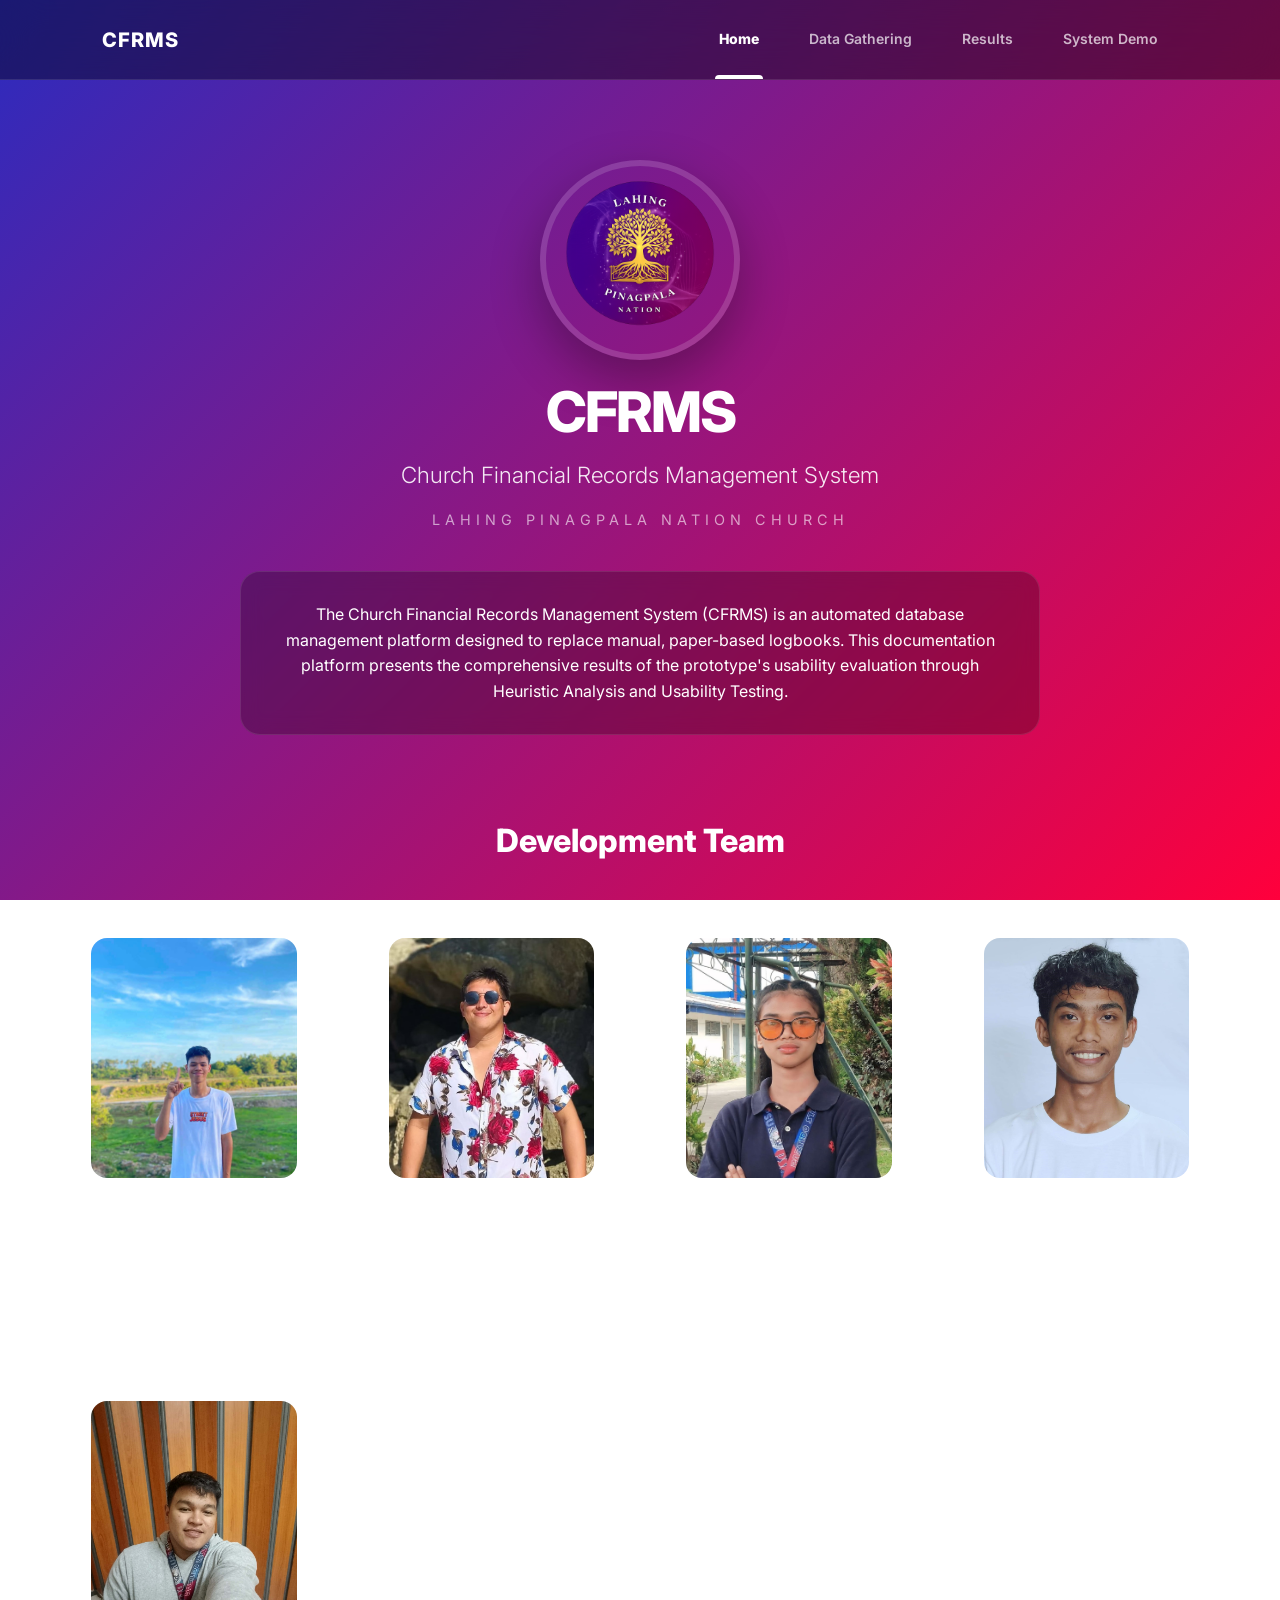
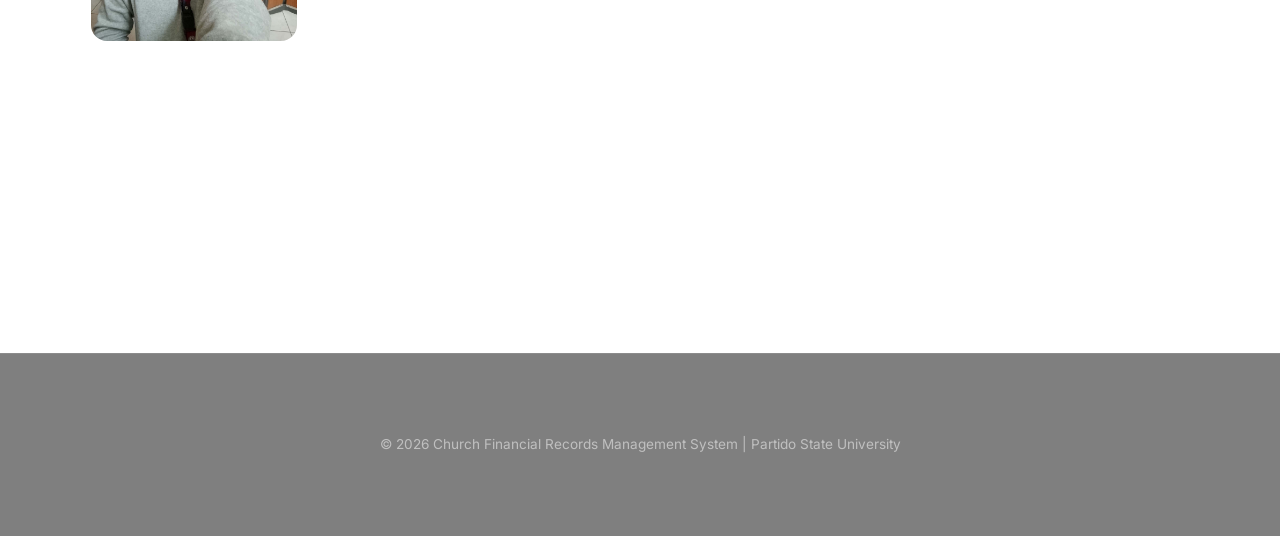
<file: index.html>
<!DOCTYPE html>
<html lang="en">
<head>
  <meta charset="UTF-8">
  <meta name="viewport" content="width=device-width, initial-scale=1.0">
  <title>CFRMS | Home</title>
  <link href="https://fonts.googleapis.com/css2?family=Inter:wght@300;400;600;800&display=swap" rel="stylesheet">
  <link rel="stylesheet" href="styles.css">
</head>
<body>

<nav>
  <div class="nav-left">
    <h2>CFRMS</h2>
  </div>
  <div class="nav-links">
    <a href="index.html" class="active">Home</a>
    <a href="data.html">Data Gathering</a>
    <a href="results.html">Results</a>
    <a href="demo.html">System Demo</a>
  </div>
</nav>

<header class="hero">
  <div class="logo-container">
    <img src="logo.png" alt="CFRMS Prototype Logo" class="logo">
  </div>
  <div class="hero-content">
    <h1>CFRMS</h1>
    <p class="subtitle">Church Financial Records Management System</p>
    <p class="church-name">Lahing Pinagpala Nation Church</p>
    <div class="description-box">
      <p>The Church Financial Records Management System (CFRMS) is an automated database management platform designed to replace manual, paper-based logbooks. This documentation platform presents the comprehensive results of the prototype's usability evaluation through Heuristic Analysis and Usability Testing.</p>
    </div>
  </div>
</header>

<main class="container">
  <section class="section-container">
    <h2 class="section-title">Development Team</h2>
    <div class="grid">
      <div class="card member-card">
        <div class="img-wrapper">
          <img src="samson.jpg" alt="Samson Molina">
        </div>
        <h3>Samson Molina</h3>
        <p class="role-badge">Project Manager & Lead Developer</p>
      </div>

      <div class="card member-card">
        <div class="img-wrapper">
          <img src="nick.jpg" alt="Nick G. Pempeña I">
        </div>
        <h3>Nick G. Pempeña I</h3>
        <p class="role-badge">Interaction Designer & Prototype Demonstrator</p>
      </div>

       <div class="card member-card">
        <div class="img-wrapper">
          <img src="juliane.jpg" alt="Juliane Christine Arroyo">
        </div>
        <h3>Juliane Christine Arroyo</h3>
        <p class="role-badge">UI/UX Designer & Front-End Developer</p>
      </div>

      <div class="card member-card">
        <div class="img-wrapper">
          <img src="charlie.jpg" alt="Mark Charlie Magcalayo">
        </div>
        <h3>Mark Charlie Magcalayo</h3>
        <p class="role-badge">System Analyst & Technical Coordinator</p>
      </div>

      <div class="card member-card">
        <div class="img-wrapper">
          <img src="josh.jpg" alt="Josh Del Rosario">
        </div>
        <h3>Josh Del Rosario</h3>
        <p class="role-badge">Usability Testing Moderator</p>
      </div>
    </div>
  </section>
</main>

<footer>
  <p>© 2026 Church Financial Records Management System | Partido State University</p>
</footer>

</body>
</html>
</file>
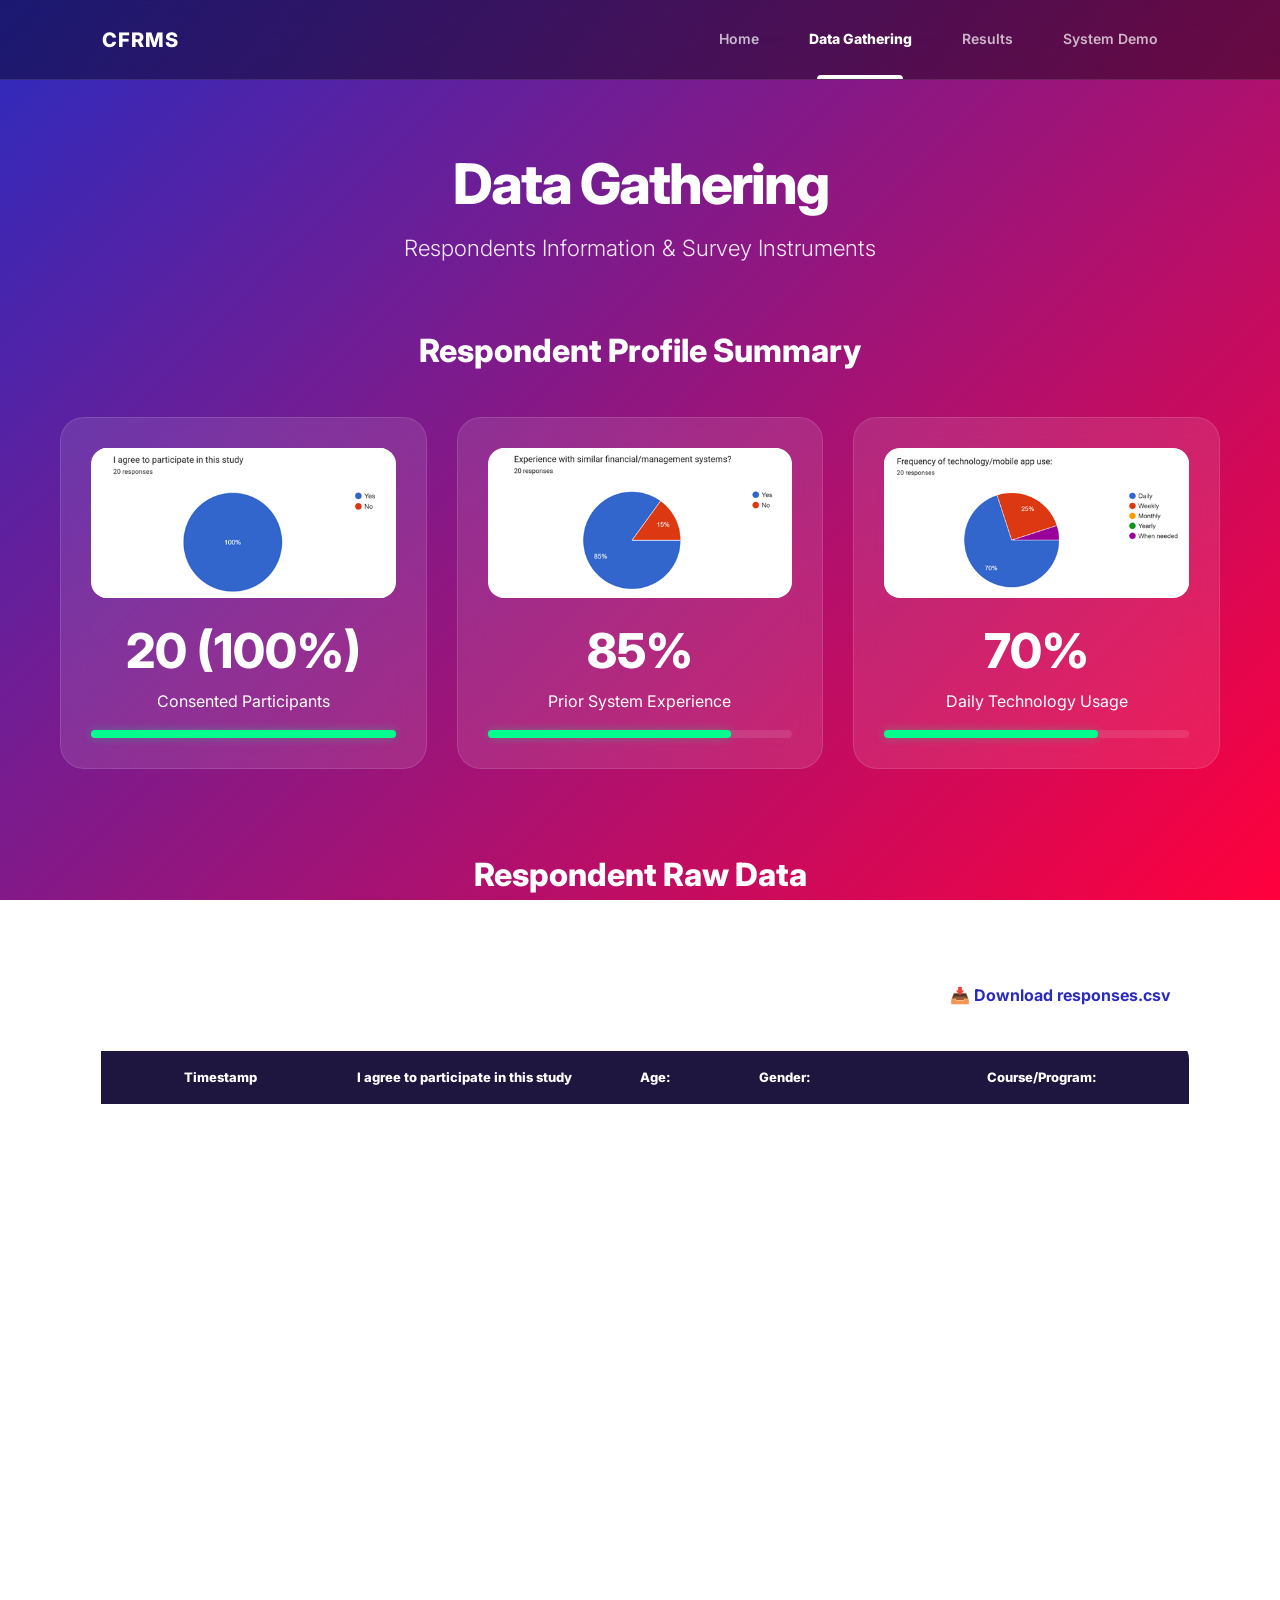
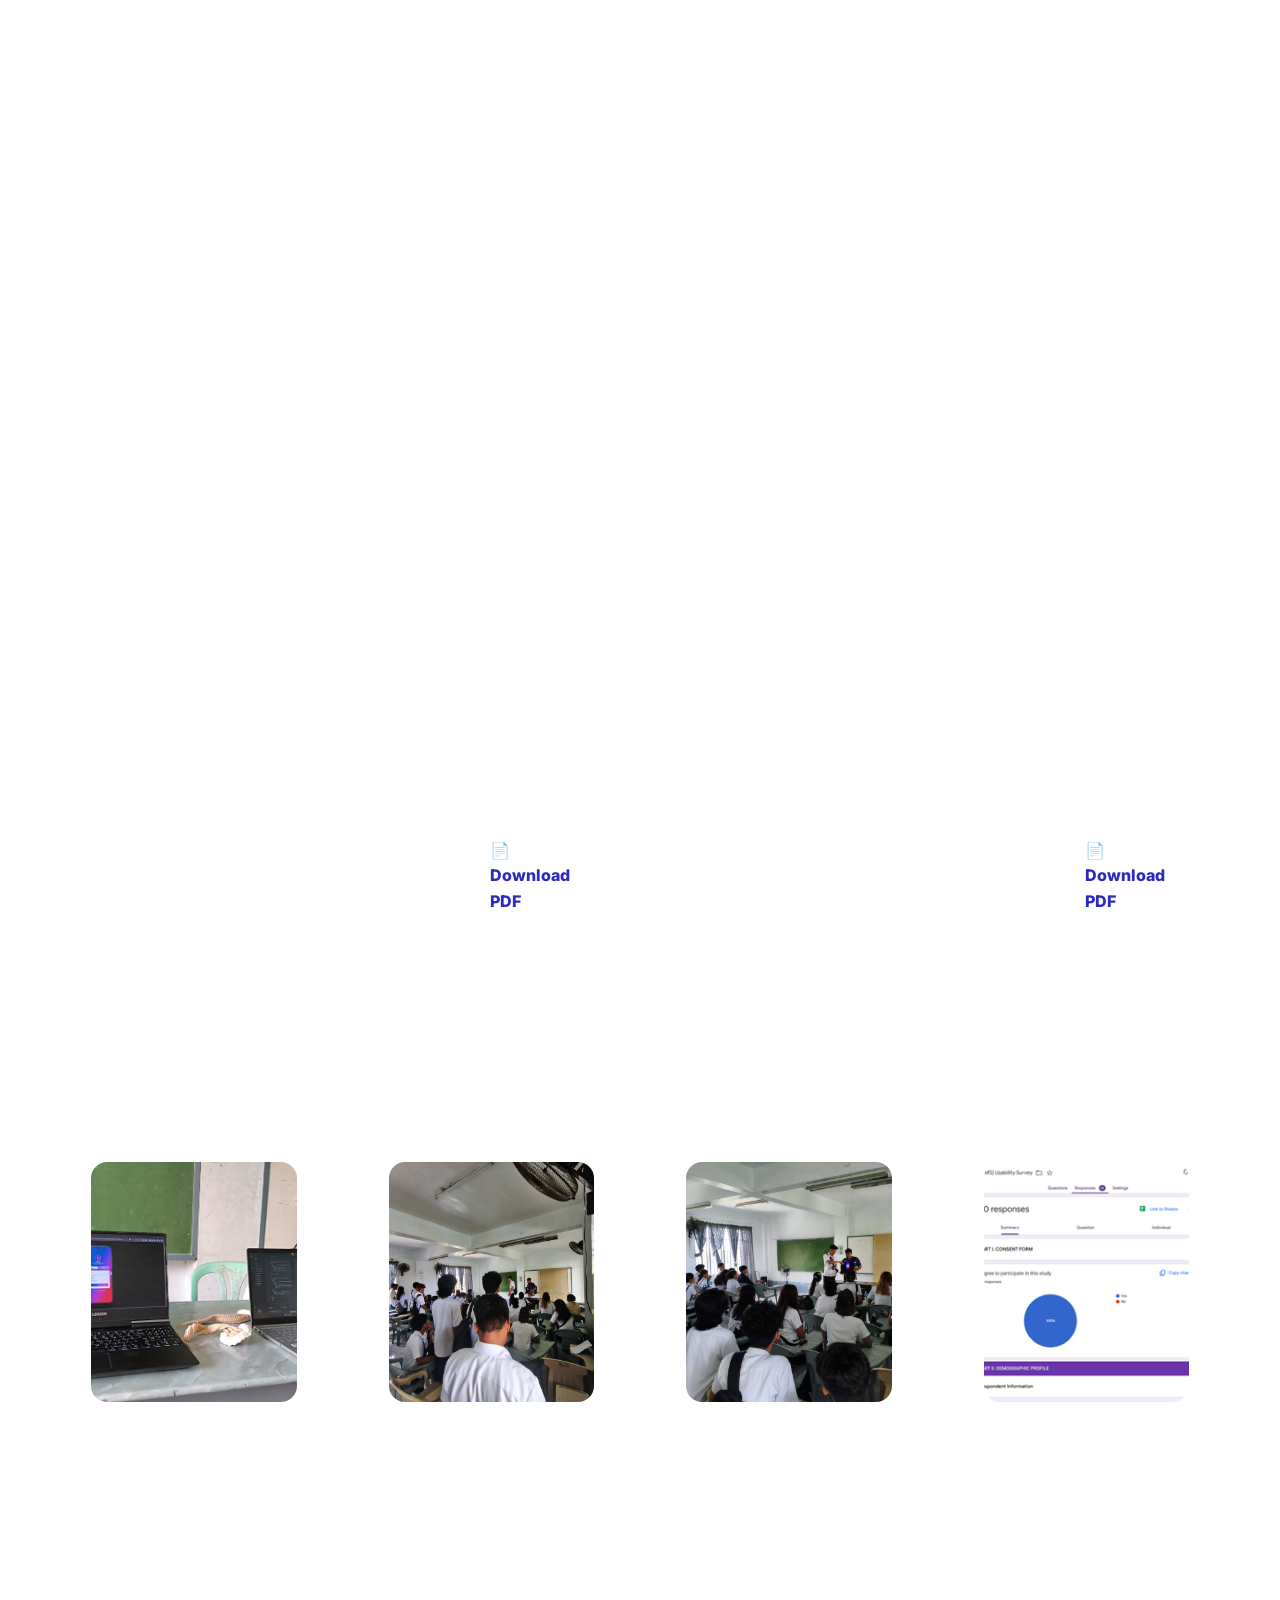
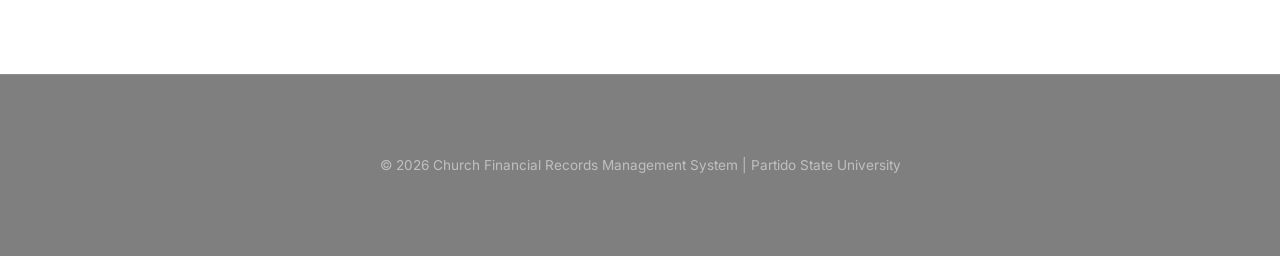
<file: data.html>
<!DOCTYPE html>
<html lang="en">
<head>
  <meta charset="UTF-8">
  <meta name="viewport" content="width=device-width, initial-scale=1.0">
  <title>Data Gathering | CFRMS</title>
  <link href="https://fonts.googleapis.com/css2?family=Inter:wght@300;400;600;800&display=swap" rel="stylesheet">
  <link rel="stylesheet" href="styles.css">
</head>
<body>

<nav>
  <div class="nav-left"><h2>CFRMS</h2></div>
  <div class="nav-links">
    <a href="index.html">Home</a>
    <a href="data.html" class="active">Data Gathering</a>
    <a href="results.html">Results</a>
    <a href="demo.html">System Demo</a>
  </div>
</nav>

<header class="hero sub-hero">
  <div class="hero-content">
    <h1>Data Gathering</h1>
    <p class="subtitle">Respondents Information & Survey Instruments</p>
  </div>
</header>

<main class="container">

  <!-- SECTION: RESPONDENT PROFILE SUMMARY (MERGED & UPDATED) -->
  <section class="section-container">
    <h2 class="section-title">Respondent Profile Summary</h2>
    <div class="grid">
      <!-- Merged Card: Participation & Consent -->
      <div class="card stat-card">
        <div class="img-wrapper" style="height: 150px; margin-bottom: 15px;">
          <img src="result-consent.png" alt="Participation Chart" style="object-fit: contain; background: white;">
        </div>
        <h3>20 (100%)</h3>
        <p>Consented Participants</p>
        <div class="progress-bg"><div class="progress-fill" style="width: 100%;"></div></div>
      </div>

      <!-- Experience Card -->
      <div class="card stat-card">
        <div class="img-wrapper" style="height: 150px; margin-bottom: 15px;">
          <img src="result-experience.png" alt="Experience Chart" style="object-fit: contain; background: white;">
        </div>
        <h3>85%</h3>
        <p>Prior System Experience</p>
        <div class="progress-bg"><div class="progress-fill" style="width: 80%;"></div></div>
      </div>

      <!-- New Card: Tech Frequency (based on your data) -->
      <div class="card stat-card">
        <div class="img-wrapper" style="height: 150px; margin-bottom: 15px;">
          <img src="result-tech.png" alt="Tech Usage Chart" style="object-fit: contain; background: white;">
        </div>
        <h3>70%</h3>
        <p>Daily Technology Usage</p>
        <div class="progress-bg"><div class="progress-fill" style="width: 70%;"></div></div>
      </div>
    </div>
  </section>

  <!-- SECTION: RESPONDENT RAW DATA -->
  <section class="section-container">
    <h2 class="section-title">Respondent Raw Data</h2>
    <div class="card table-card">
      <div class="card-header" style="display: flex; justify-content: space-between; align-items: center; margin-bottom: 20px;">
        <p style="opacity: 0.7;">Live .CSV Repository Preview</p>
        <a href="responses.csv" download class="btn small-btn">📥 Download responses.csv</a>
      </div>
      <div class="table-wrapper">
        <table class="data-table" id="csv-table">
          <thead>
            <tr id="table-header"></tr>
          </thead>
          <tbody id="table-body">
          </tbody>
        </table>
      </div>
    </div>
  </section>

  <!-- SECTION: SURVEY INSTRUMENTS -->
  <section class="section-container">
    <h2 class="section-title">Survey Instruments</h2>
    <div class="grid chart-grid-double">
      <div class="card download-card">
        <div class="card-info">
          <h3>Usability Testing Survey (SUS)</h3>
          <p>Document includes formal participant consent and the 10-item System Usability Scale instrument.</p>
        </div>
        <a href="Consent-Form-SUS-Questionnaire_Group2.pdf" download class="btn">📄 Download PDF</a>
      </div>
      <div class="card download-card">
        <div class="card-info">
          <h3>Heuristic Evaluation Workbook</h3>
          <p>Nielsen's 10 Heuristics workbook containing individual evaluations from all group members.</p>
        </div>
        <a href="Heuristic-Workbook.pdf" download class="btn">📄 Download PDF</a>
      </div>
    </div>
  </section>

  <!-- SECTION: FIELD DOCUMENTATION -->
  <section class="section-container">
    <h2 class="section-title">Field Documentation</h2>
    <div class="grid">
      <div class="card doc-card">
        <div class="img-wrapper"><img src="doc1.jpg" alt="Testing"></div>
        <p class="img-caption">BSMath Testing Session</p>
      </div>
      <div class="card doc-card">
        <div class="img-wrapper"><img src="doc2.jpg" alt="Moderating"></div>
        <p class="img-caption">Guided Evaluation Process</p>
      </div>
      <div class="card doc-card">
        <div class="img-wrapper"><img src="doc3.jpg" alt="Demo"></div>
        <p class="img-caption">CFRMS Prototype Walkthrough</p>
      </div>
     <div class="card doc-card gallery-card" onclick="openGallery()">
      <div class="img-wrapper">
        <img src="doc4.png" alt="Recording">
      </div>
      <p class="img-caption">Final Data Collection</p>
    </div>
    </div>
  </section>

</main>

  <div class="gallery-modal" id="galleryModal">

  <span class="close-gallery" onclick="closeGallery()">✕</span>

  <div class="gallery-content">
    <img id="galleryImage" src="doc4.png" alt="Gallery Image">

    <div class="gallery-controls">
      <button onclick="prevImage()">⟨ Prev</button>
      <button onclick="nextImage()">Next ⟩</button>
    </div>
  </div>

</div>
  
<footer>
  <p>© 2026 Church Financial Records Management System | Partido State University</p>
</footer>

<script>
  async function loadCSV() {
    try {
      const response = await fetch('responses.csv');
      const data = await response.text();
      const rows = data.split('\n').filter(row => row.trim() !== '');
      
      const headerRow = rows[0].split(',');
      const headerTarget = document.getElementById('table-header');
      headerRow.forEach(headerText => {
        const th = document.createElement('th');
        th.textContent = headerText.replace(/"/g, '');
        headerTarget.appendChild(th);
      });

      const bodyTarget = document.getElementById('table-body');
      for (let i = 1; i < rows.length; i++) {
        const tr = document.createElement('tr');
        const cols = rows[i].split(/,(?=(?:(?:[^"]*"){2})*[^"]*$)/);
        cols.forEach(colText => {
          const td = document.createElement('td');
          td.textContent = colText.replace(/"/g, '');
          tr.appendChild(td);
        });
        bodyTarget.appendChild(tr);
      }
    } catch (error) {
      console.error("Error loading CSV:", error);
    }
  }
  window.onload = loadCSV;

  const galleryImages = [
   "sus-1.png",
  "sus-2.png",
  "sus-3.png",
  "sus-4.png",
  "sus-5.png",
  "sus-6.png",
  "sus-7.png",
  "sus-8.png",
  "sus-9.png",
  "sus-10.png"
];

let currentImage = 0;

function openGallery(index = 0){
  currentImage = index;

  document.getElementById("galleryModal")
    .classList.add("active");

  updateGalleryImage();
}

function closeGallery(){
  document.getElementById("galleryModal")
    .classList.remove("active");
}

function updateGalleryImage(){
  document.getElementById("galleryImage")
    .src = galleryImages[currentImage];
}

function nextImage(){
  currentImage = (currentImage + 1) % galleryImages.length;
  updateGalleryImage();
}

function prevImage(){
  currentImage =
    (currentImage - 1 + galleryImages.length) %
    galleryImages.length;

  updateGalleryImage();
}

// Close when clicking outside image
document.getElementById("galleryModal")
.addEventListener("click", function(e){

  if(e.target.id === "galleryModal"){
    closeGallery();
  }

});
</script>

</body>
</html>
</file>
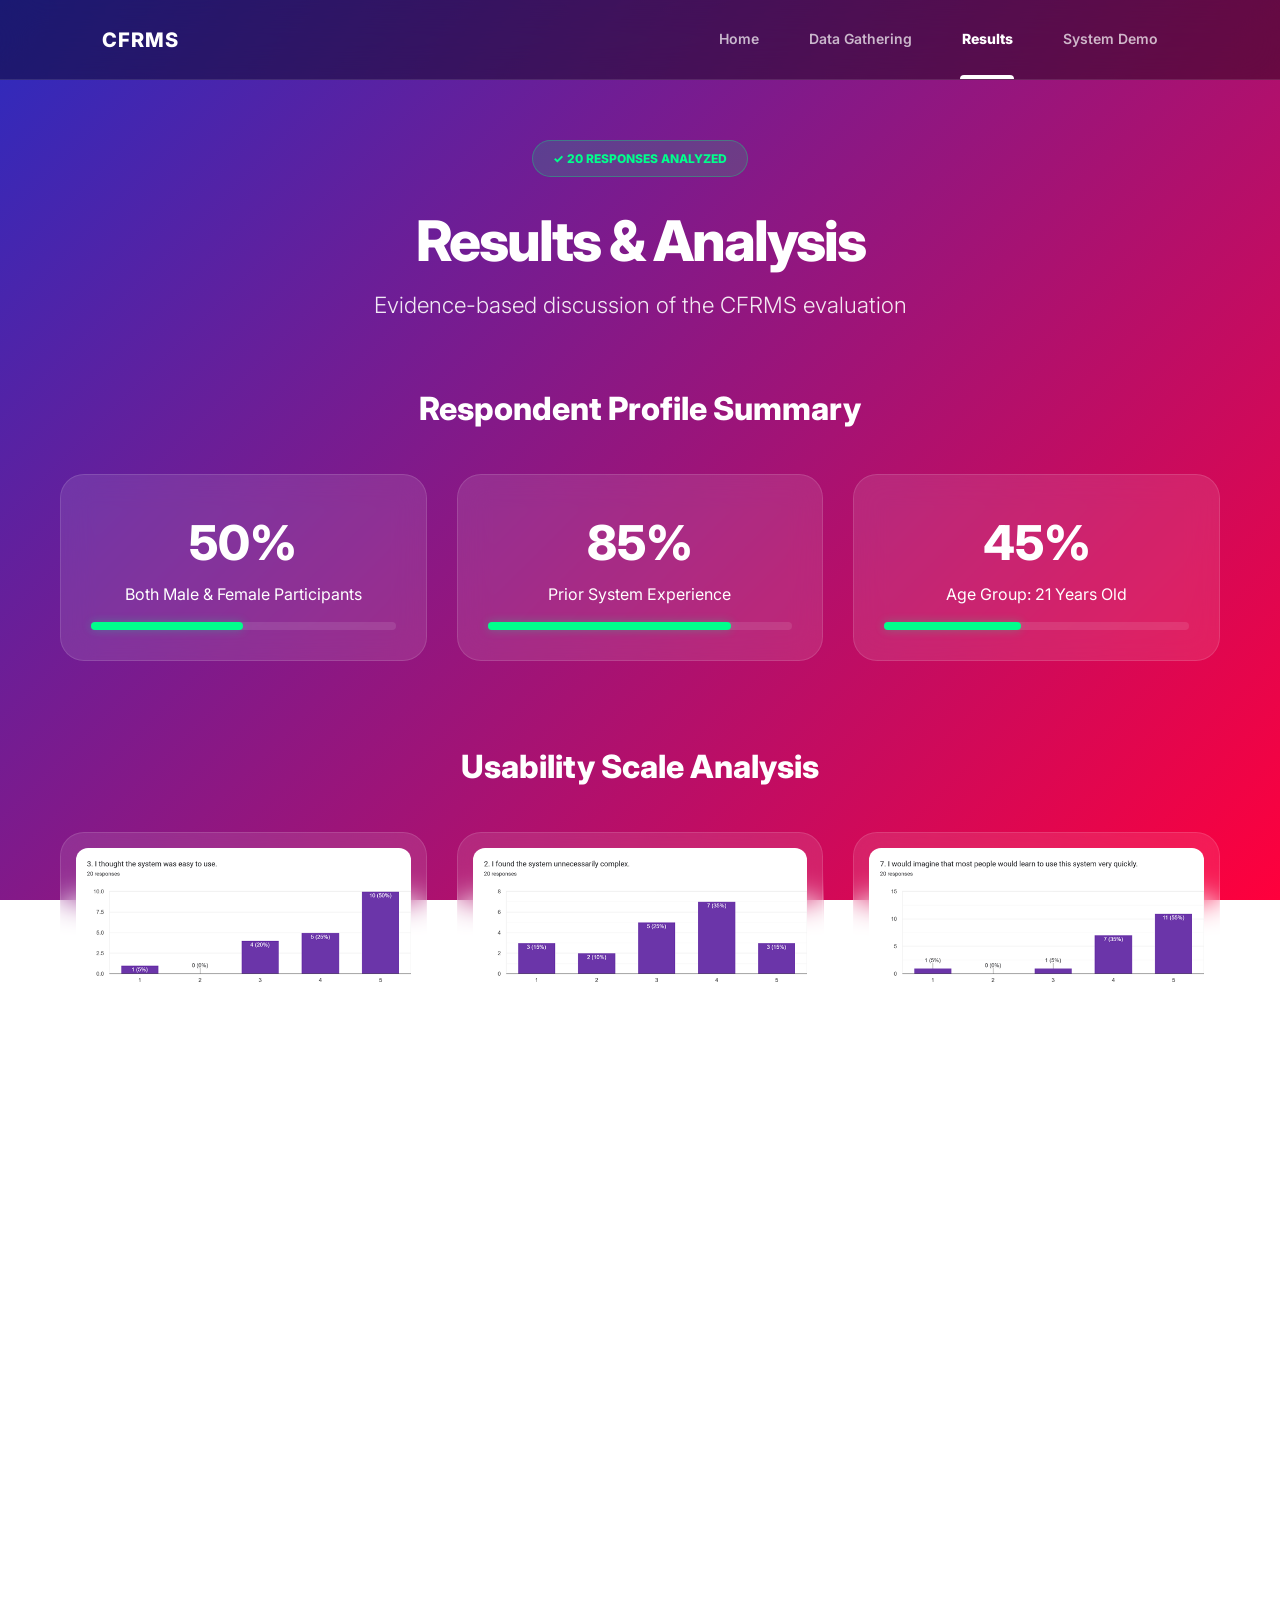
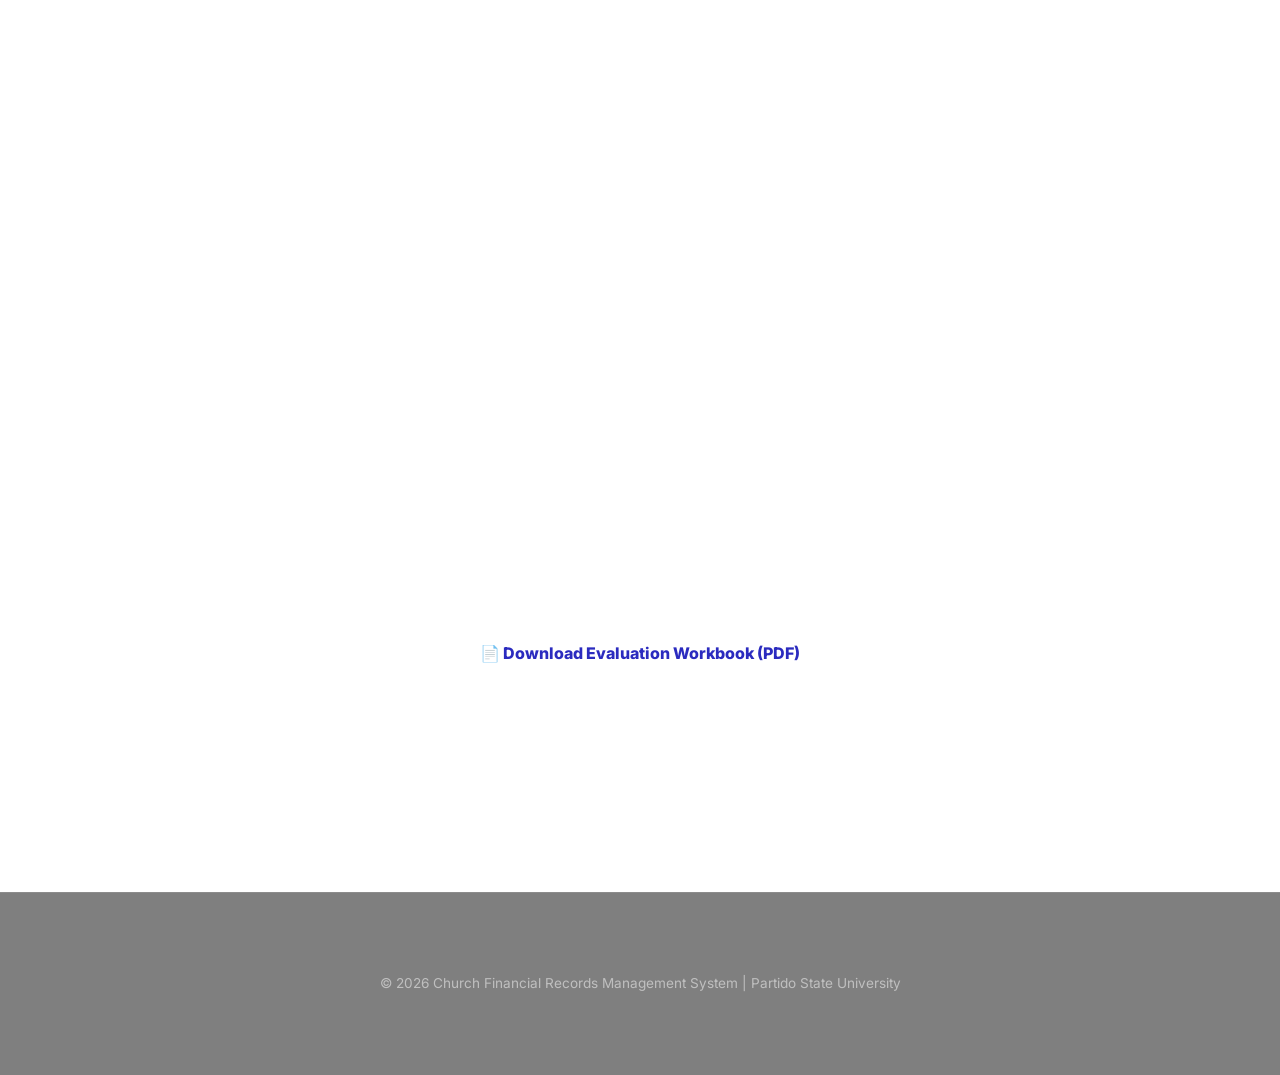
<file: results.html>
<!DOCTYPE html>
<html lang="en">
<head>
  <meta charset="UTF-8">
  <meta name="viewport" content="width=device-width, initial-scale=1.0">
  <title>Results | CFRMS</title>
  <link href="https://fonts.googleapis.com/css2?family=Inter:wght@300;400;600;800&display=swap" rel="stylesheet">
  <link rel="stylesheet" href="styles.css">
</head>
<body>

<nav>
  <div class="nav-left"><h2>CFRMS</h2></div>
  <div class="nav-links">
    <a href="index.html">Home</a>
    <a href="data.html">Data Gathering</a>
    <a href="results.html" class="active">Results</a>
    <a href="demo.html">System Demo</a>
  </div>
</nav>

<header class="hero sub-hero">
  <div class="hero-content">
    <div class="verified-badge">✓ 20 RESPONSES ANALYZED</div>
    <h1>Results & Analysis</h1>
    <p class="subtitle">Evidence-based discussion of the CFRMS evaluation</p>
  </div>
</header>

<main class="container">

  <!-- DATA-DRIVEN STATS SECTION -->
  <section class="section-container">
    <h2 class="section-title">Respondent Profile Summary</h2>
    <div class="grid">
      <div class="card stat-card">
        <h3>50%</h3>
        <p>Both Male & Female Participants</p>
        <div class="progress-bg"><div class="progress-fill" style="width: 50%;"></div></div>
      </div>
      <div class="card stat-card">
        <h3>85%</h3>
        <p>Prior System Experience</p>
        <div class="progress-bg"><div class="progress-fill" style="width: 80%;"></div></div>
      </div>
      <div class="card stat-card">
        <h3>45%</h3>
        <p>Age Group: 21 Years Old</p>
        <div class="progress-bg"><div class="progress-fill" style="width: 45%;"></div></div>
      </div>
    </div>
  </section>

  <!-- SUS FINDINGS SECTION -->
  <section class="section-container">
    <h2 class="section-title">Usability Scale Analysis</h2>
    <div class="grid chart-grid-multi">
      <div class="card chart-card">
        <img src="sus-3.png" class="chart-img" alt="Ease of Use">
        <p class="img-caption">High "Ease of Use" Scores (10/20 rated 5)</p>
      </div>
      <div class="card chart-card">
        <img src="sus-2.png" class="chart-img" alt="Complexity">
        <p class="img-caption">Critical Issue: High Complexity Ratings</p>
      </div>
      <div class="card chart-card">
        <img src="sus-7.png" class="chart-img" alt="Learnability">
        <p class="img-caption">100% Positive Learnability Projection</p>
      </div>
    </div>
  </section>

  <!-- DISCUSSION OF FINDINGS -->
  <section class="section-container">
    <h2 class="section-title">Discussion of Findings</h2>
    <div class="card recommendation-box" style="text-align: left;">
      <p>The results of the survey conducted among 20 people demonstrate that this system is highly appreciated because of its capacity to introduce <strong>"order, transparency, and accountability"</strong>  into the financial processes within the church organization. Users in different programs (BSMath, BSED, etc.) were confident that the proposed system would facilitate quicker handling of expenses.</p>
      <p style="margin-top: 15px;">Nevertheless, the mean score for Question 2, "Unnecessarily Complex," and Question 8, "Cumbersome," was surprisingly high (3-5). The results suggest that although the system is not difficult to learn, the initial design is quite complex and needs to be technically optimized in order to become an adequate alternative to manual logbooks. </p>
    </div>
  </section>

  <!-- RECOMMENDATIONS SECTION -->
  <section class="section-container">
    <h2 class="section-title">Recommendations</h2>
    <div class="grid chart-grid-double">
      <div class="card feedback-card" style="text-align: left;">
        <h3>Identified User Issues</h3>
        <ul class="quote-list">
          <li><strong>Mobility:</strong> Users noted: "since a lot of people are not bringing a laptop in their daily transaction."</li>
          <li><strong>Visuals:</strong> Feedback requested: "The design and aesthetics" and "data visualization like charts."</li>
          <li><strong>Guidance:</strong> High scores on Q4 suggest users still feel they need technical support initially.</li>
        </ul>
      </div>
      <div class="card feedback-card" style="text-align: left;">
        <h3>Suggested Improvements</h3>
        <ul class="styled-list">
          <li><strong>Mobile Accessibility:</strong> Develop a smartphone-compatible interface for immediate field-entry.</li>
          <li><strong>UI Simplification:</strong> Reduce the complexity of the ledger input forms to lower the "Cumbersome" rating.</li>
          <li><strong>Automation:</strong> Add "automatic expense tracking and budget alerts" as suggested by participants.</li>
        </ul>
      </div>
    </div>
  </section>

  <!-- PDF ATTACHMENT REQUIREMENT -->
  <section class="section-container" style="text-align: center;">
    <h2 class="section-title">Heuristic Workbook</h2>
    <div class="card" style="max-width: 600px; margin: 0 auto;">
      <p style="margin-bottom: 20px;">Detailed analysis of Jakob Nielsen’s 10 Usability Heuristics performed by the team.</p>
      <a href="Heuristic-Workbook.pdf" download class="btn">📄 Download Evaluation Workbook (PDF)</a>
    </div>
  </section>

</main>

<footer>
  <p>© 2026 Church Financial Records Management System | Partido State University</p>
</footer>

</body>
</html>
</file>
<file: styles.css>
* {
  margin: 0;
  padding: 0;
  box-sizing: border-box;
}

body {
  font-family: 'Inter', sans-serif;
  color: white;
  background: linear-gradient(135deg, #2b2bbf, #ff003c);
  background-attachment: fixed;
  min-height: 100vh;
  line-height: 1.6;
  overflow-x: hidden;
}

nav {
  display: flex;
  justify-content: space-between;
  align-items: center;
  padding: 0 8%;
  background: rgba(0, 0, 0, 0.4);
  backdrop-filter: blur(20px);
  -webkit-backdrop-filter: blur(20px);
  position: sticky;
  top: 0;
  z-index: 1000;
  height: 80px;
  border-bottom: 1px solid rgba(255, 255, 255, 0.1);
}

.nav-left h2 {
  font-size: 20px;
  font-weight: 800;
  letter-spacing: 1px;
}

.nav-links {
  display: flex;
  gap: 10px;
  height: 100%;
}

.nav-links a {
  color: white;
  text-decoration: none;
  font-size: 14px;
  font-weight: 600;
  padding: 0 20px;
  display: flex;
  align-items: center;
  position: relative;
  transition: 0.3s cubic-bezier(0.4, 0, 0.2, 1);
  opacity: 0.7;
}

.nav-links a:hover {
  opacity: 1;
  background: rgba(255, 255, 255, 0.05);
}

.nav-links a.active {
  opacity: 1;
  font-weight: 800;
}

.nav-links a.active::after {
  content: "";
  position: absolute;
  bottom: 0;
  left: 20%;
  width: 60%;
  height: 4px;
  background: white;
  border-radius: 10px 10px 0 0;
}

.hero {
  text-align: center;
  padding: 80px 20px 40px;
}

.sub-hero {
  padding: 60px 20px 20px;
}

.logo {
  width: 200px;
  height: 200px;
  border-radius: 50%;
  object-fit: cover;
  border: 6px solid rgba(255, 255, 255, 0.15);
  box-shadow: 0 20px 50px rgba(0,0,0,0.3);
  transition: transform 0.5s cubic-bezier(0.175, 0.885, 0.32, 1.275);
}

.logo:hover {
  transform: scale(1.05);
}

.hero h1 {
  font-size: 3.5rem;
  font-weight: 800;
  letter-spacing: -2px;
}

.subtitle {
  font-size: 1.4rem;
  font-weight: 300;
  opacity: 0.9;
}

.church-name {
  font-size: 0.9rem;
  text-transform: uppercase;
  letter-spacing: 5px;
  margin-top: 15px;
  color: rgba(255, 255, 255, 0.6);
}

.description-box {
  max-width: 800px;
  margin: 40px auto 0;
  background: rgba(0, 0, 0, 0.25);
  padding: 30px;
  border-radius: 20px;
  backdrop-filter: blur(10px);
  border: 1px solid rgba(255, 255, 255, 0.1);
}

.container {
  max-width: 1200px;
  margin: 0 auto;
  padding: 40px 20px 100px;
}

.section-container {
  margin-bottom: 80px;
}

.section-title {
  text-align: center;
  font-size: 2rem;
  margin-bottom: 40px;
  font-weight: 800;
}

.grid {
  display: grid;
  grid-template-columns: repeat(auto-fit, minmax(260px, 1fr));
  gap: 30px;
}

.chart-grid-single { max-width: 650px; margin: 0 auto; }
.chart-grid-double { grid-template-columns: repeat(auto-fit, minmax(400px, 1fr)); }
.chart-grid-multi { grid-template-columns: repeat(auto-fit, minmax(280px, 1fr)); }

.card {
  background: rgba(255, 255, 255, 0.1);
  backdrop-filter: blur(15px);
  -webkit-backdrop-filter: blur(15px);
  border: 1px solid rgba(255, 255, 255, 0.12);
  border-radius: 24px;
  padding: 30px;
  text-align: center;
  transition: all 0.4s cubic-bezier(0.4, 0, 0.2, 1);
}

.card:hover {
  transform: translateY(-10px);
  background: rgba(255, 255, 255, 0.18);
  border-color: rgba(255, 255, 255, 0.3);
}

.img-wrapper {
  width: 100%;
  height: 240px;
  border-radius: 16px;
  overflow: hidden;
  margin-bottom: 20px;
}

.img-wrapper img {
  width: 100%;
  height: 100%;
  object-fit: cover;
}

.img-caption {
  font-size: 0.8rem;
  text-transform: uppercase;
  letter-spacing: 1.5px;
  opacity: 0.7;
  font-weight: 700;
  margin-top: 15px;
}

.form-card.small-view {
  max-width: 650px;
  margin: 0 auto;
  padding: 0;
  overflow: hidden;
}

.form-header {
  padding: 20px;
  background: rgba(0, 0, 0, 0.3);
}

.iframe-container {
  width: 100%;
  height: 550px;
  overflow-y: auto;
  background: white;
}

.iframe-container::-webkit-scrollbar { width: 8px; }
.iframe-container::-webkit-scrollbar-track { background: #f1f1f1; }
.iframe-container::-webkit-scrollbar-thumb { background: #2b2bbf; border-radius: 10px; }

.download-card {
  display: flex;
  justify-content: space-between;
  align-items: center;
  text-align: left;
  max-width: 900px;
  margin: 0 auto;
}

.btn {
  background: white;
  color: #2b2bbf;
  padding: 14px 24px;
  border-radius: 12px;
  text-decoration: none;
  font-weight: 800;
  display: inline-flex;
  align-items: center;
  gap: 10px;
  transition: 0.3s ease;
}

.btn:hover {
  transform: translateY(-3px);
  box-shadow: 0 10px 20px rgba(0,0,0,0.2);
}

.verified-badge {
  display: inline-block;
  background: rgba(0, 255, 120, 0.15);
  color: #00ff8c;
  padding: 8px 20px;
  border-radius: 50px;
  font-size: 0.75rem;
  font-weight: 800;
  border: 1px solid rgba(0, 255, 120, 0.3);
  margin-bottom: 20px;
}

.stat-card h3 {
  font-size: 3rem;
  font-weight: 800;
}

.progress-bg {
  background: rgba(255,255,255,0.1);
  height: 8px;
  border-radius: 10px;
  margin-top: 15px;
}

.progress-fill {
  background: #00ff8c;
  height: 100%;
  border-radius: 10px;
  box-shadow: 0 0 10px rgba(0, 255, 140, 0.3);
}

.quote-list {
  list-style: none;
  text-align: left;
  margin-top: 20px;
}

.quote-list li {
  font-style: italic;
  margin-bottom: 12px;
  opacity: 0.8;
  padding-left: 15px;
  border-left: 3px solid rgba(255,255,255,0.3);
}

.bottom-layout {
  display: grid;
  grid-template-columns: 1.5fr 1fr;
  gap: 40px;
  margin-top: 40px;
}

.video-box {
  width: 100%;
  border-radius: 20px;
  aspect-ratio: 16/9;
  background: #000;
}

.chart-card { padding: 15px; }
.chart-img { width: 100%; border-radius: 12px; display: block; }


/* =========================
   CSV TABLE FIX
========================= */

.table-card{
  overflow: hidden;
}

.card-header{
  display: flex;
  justify-content: space-between;
  align-items: center;
  gap: 20px;
  margin-bottom: 20px;
  flex-wrap: wrap;
}

.table-wrapper{
  width: 100%;
  overflow-x: auto;
  overflow-y: hidden;
  border-radius: 18px;
  background: rgba(255,255,255,0.03);
  padding: 10px;
  scrollbar-width: thin;
  scrollbar-color: rgba(255,255,255,0.3) transparent;
}

.table-wrapper::-webkit-scrollbar{
  height: 10px;
}

.table-wrapper::-webkit-scrollbar-track{
  background: transparent;
}

.table-wrapper::-webkit-scrollbar-thumb{
  background: rgba(255,255,255,0.25);
  border-radius: 20px;
}

.data-table{
  width: max-content;
  min-width: 100%;
  border-collapse: collapse;
  table-layout: auto;
}

.data-table thead{
  background: rgba(0,0,0,0.35);
}

.data-table th,
.data-table td{
  padding: 16px 18px;
  text-align: center;
  vertical-align: middle;
  color: white;
  font-size: 13px;
  line-height: 1.6;
  border-bottom: 1px solid rgba(255,255,255,0.08);
  white-space: normal;
  word-break: break-word;
  min-width: 130px;
}

.data-table th{
  position: sticky;
  top: 0;
  z-index: 2;
  font-weight: 800;
  background: rgba(25, 15, 60, 0.95);
}

.data-table tbody tr{
  transition: 0.3s ease;
}

.data-table tbody tr:hover{
  background: rgba(255,255,255,0.05);
}

.data-table td{
  font-weight: 500;
  opacity: 0.92;
}

.small-btn{
  background: white;
  color: #2b2bbf;
  padding: 12px 18px;
  border-radius: 12px;
  text-decoration: none;
  font-weight: 700;
  display: inline-flex;
  align-items: center;
  gap: 8px;
  transition: 0.3s ease;
}

.small-btn:hover{
  transform: translateY(-2px);
  box-shadow: 0 8px 18px rgba(0,0,0,0.2);
}

/* Mobile Responsive */
@media (max-width: 768px){

  .card-header{
    flex-direction: column;
    align-items: flex-start;
  }

  .data-table th,
  .data-table td{
    padding: 12px;
    font-size: 12px;
    min-width: 100px;
  }
}

.gallery-card{
  cursor: pointer;
}

.gallery-card:hover{
  transform: translateY(-10px) scale(1.02);
}

.gallery-modal{
  position: fixed;
  inset: 0;
  background: rgba(0,0,0,0.85);
  display: none;
  justify-content: center;
  align-items: center;
  z-index: 9999;
  padding: 20px;
  backdrop-filter: blur(8px);
}

.gallery-modal.active{
  display: flex;
}

.gallery-content{
  max-width: 900px;
  width: 100%;
  text-align: center;
  animation: fadeZoom 0.3s ease;
}

.gallery-content img{
  width: 100%;
  max-height: 80vh;
  object-fit: contain;
  border-radius: 20px;
  background: white;
}

.gallery-controls{
  margin-top: 20px;
  display: flex;
  justify-content: center;
  gap: 15px;
}

.gallery-controls button{
  border: none;
  padding: 12px 22px;
  border-radius: 12px;
  font-weight: 700;
  cursor: pointer;
  background: white;
  color: #2b2bbf;
  transition: 0.3s ease;
}

.gallery-controls button:hover{
  transform: translateY(-2px);
}

.close-gallery{
  position: absolute;
  top: 25px;
  right: 35px;
  font-size: 40px;
  color: white;
  cursor: pointer;
  transition: 0.3s ease;
}

.close-gallery:hover{
  transform: scale(1.1);
}

@keyframes fadeZoom{
  from{
    opacity: 0;
    transform: scale(0.9);
  }
  to{
    opacity: 1;
    transform: scale(1);
  }
}

footer {
  text-align: center;
  padding: 80px 20px;
  background: rgba(0, 0, 0, 0.5);
  border-top: 1px solid rgba(255, 255, 255, 0.1);
}

footer p { opacity: 0.5; font-size: 0.85rem; }

@media (max-width: 992px) {
  .bottom-layout { grid-template-columns: 1fr; }
}

@media (max-width: 768px) {
  nav { padding: 0 20px; }
  .nav-left h2 { font-size: 16px; }
  .nav-links a { padding: 0 10px; font-size: 12px; }
  .hero h1 { font-size: 2.5rem; }
  .download-card { flex-direction: column; text-align: center; gap: 20px; }
}
</file>
